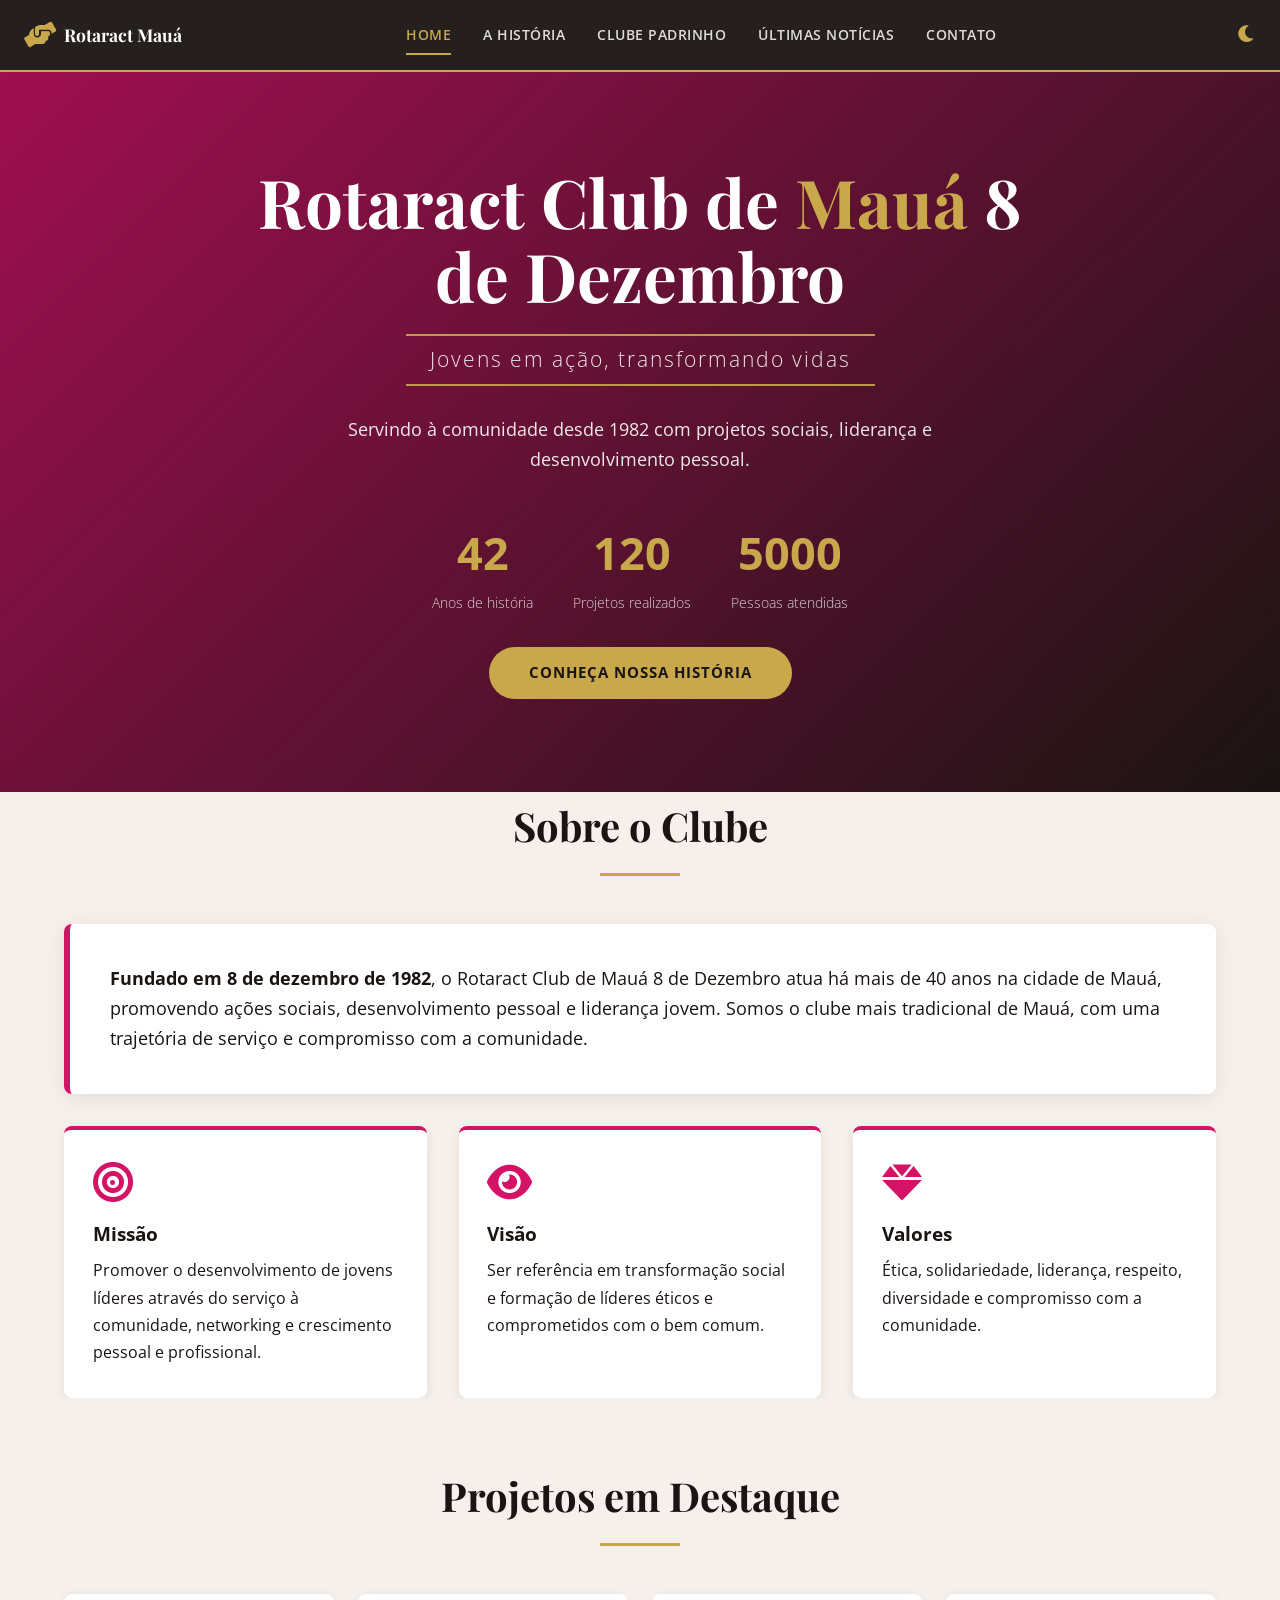
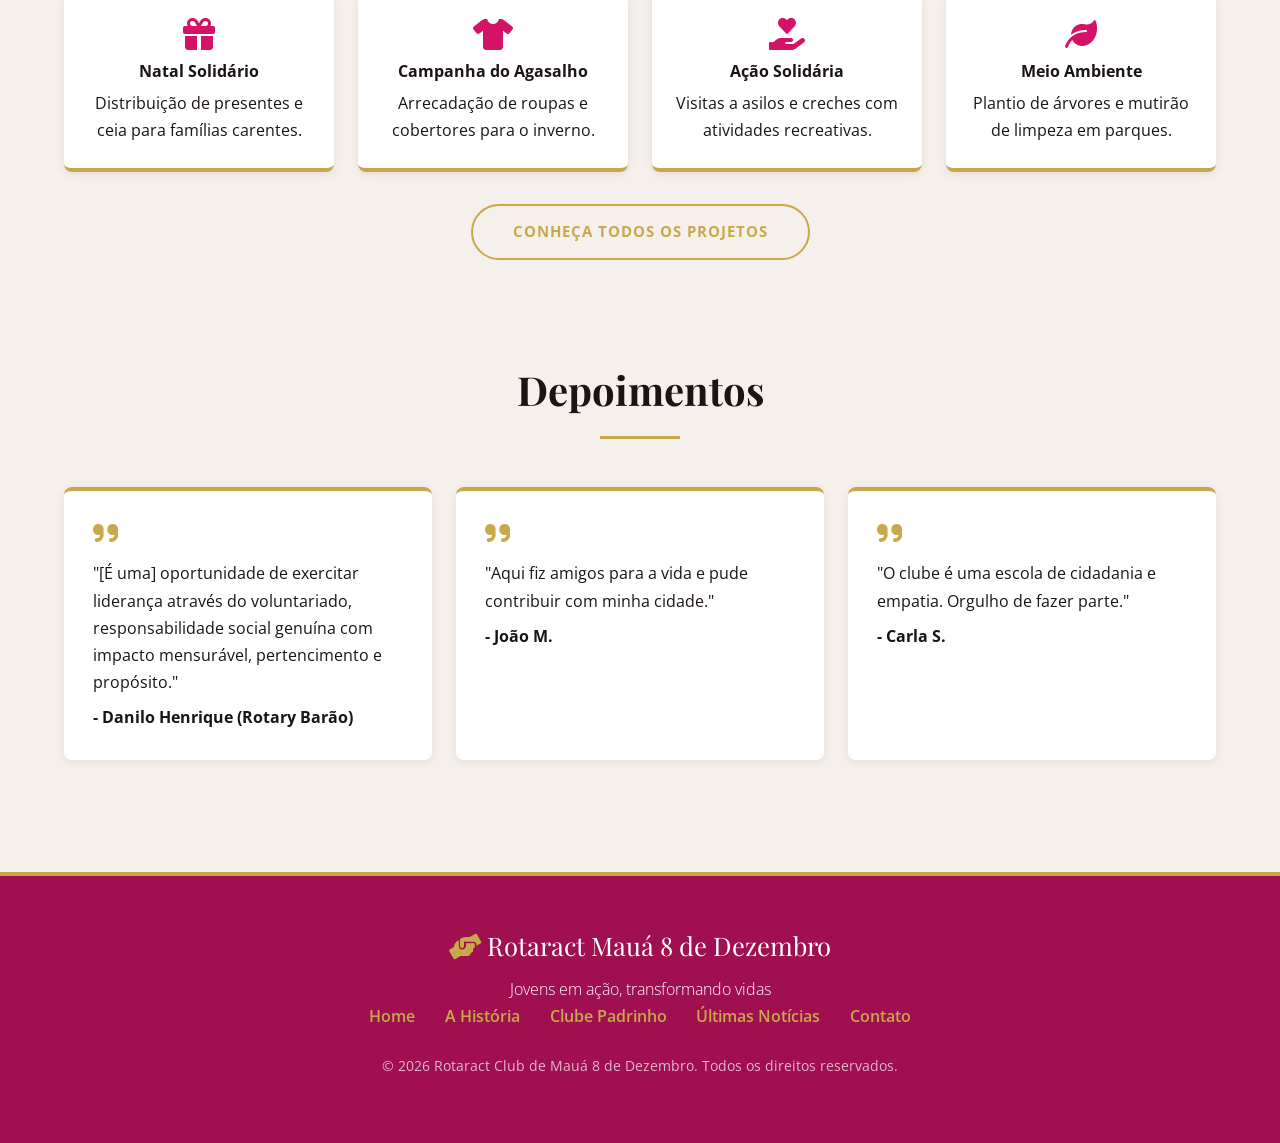
<file: index.html>
<!DOCTYPE html>
<html lang="pt-BR">
<head>
  <meta charset="UTF-8" />
  <meta name="viewport" content="width=device-width, initial-scale=1.0" />
  <title>Rotaract Mauá 8 de Dezembro - Home</title>
  <meta name="description" content="Rotaract Club de Mauá 8 de Dezembro - Jovens em ação, transformando vidas desde 1982" />

  <!-- Google Fonts -->
  <link rel="preconnect" href="https://fonts.googleapis.com" />
  <link rel="preconnect" href="https://fonts.gstatic.com" crossorigin />
  <link href="https://fonts.googleapis.com/css2?family=Playfair+Display:ital,wght@0,400;0,700;1,700&family=Open+Sans:wght@300;400;600;700&display=swap" rel="stylesheet" />

  <!-- Font Awesome -->
  <link rel="stylesheet" href="https://cdnjs.cloudflare.com/ajax/libs/font-awesome/6.0.0-beta3/css/all.min.css" />

  <!-- CSS -->
  <link rel="stylesheet" href="css/style.css" />

  <style>
    /* Estilos específicos da Home */
    .hero {
      min-height: 80vh;
      display: flex;
      align-items: center;
      justify-content: center;
      text-align: center;
      position: relative;
      background: linear-gradient(135deg, var(--primary-dark), #1A1412);
      color: #fff;
      padding: 4rem 1.5rem;
      overflow: hidden;
    }

    .hero::before {
      content: '';
      position: absolute;
      inset: 0;
      background: url('https://upload.wikimedia.org/wikipedia/commons/thumb/5/53/Esta%C3%A7%C3%A3o_Mau%C3%A1SP.jpg/960px-Esta%C3%A7%C3%A3o_Mau%C3%A1SP.jpg') center/cover no-repeat;
      opacity: 0.2;
      transform: scale(1.1);
    }

    .hero-content {
      position: relative;
      z-index: 2;
      max-width: 800px;
    }

    .hero h1 {
      font-family: var(--font-title);
      font-size: clamp(2.5rem, 8vw, 4.2rem);
      line-height: 1.1;
      margin-bottom: 0.5rem;
    }

    .hero h1 span {
      color: var(--secondary);
    }

    .hero .subtitle {
      font-size: 1.3rem;
      letter-spacing: 2px;
      opacity: 0.9;
      font-weight: 300;
      border-top: 2px solid var(--secondary);
      border-bottom: 2px solid var(--secondary);
      display: inline-block;
      padding: 0.4rem 1.5rem;
      margin: 0.8rem 0 1.8rem;
    }

    .hero-counters {
      display: flex;
      gap: 2.5rem;
      justify-content: center;
      margin-top: 2.5rem;
      flex-wrap: wrap;
    }

    .hero-counters .number {
      font-size: 2.8rem;
      font-weight: 700;
      color: var(--secondary);
    }

    .hero-counters .label {
      font-weight: 300;
      opacity: 0.8;
      font-size: 0.9rem;
    }

    .destaque-box {
      background: #fff;
      border-radius: 8px;
      padding: 2.5rem;
      box-shadow: 0 4px 20px var(--shadow);
      border-left: 6px solid var(--primary);
      margin: 2rem 0;
    }

    body.dark .destaque-box {
      background: #2a2422;
    }

    .projetos-destaque {
      display: grid;
      grid-template-columns: repeat(auto-fit, minmax(220px, 1fr));
      gap: 1.5rem;
      margin-top: 2rem;
    }

    .projeto-item {
      background: #fff;
      padding: 1.5rem;
      border-radius: 8px;
      text-align: center;
      box-shadow: 0 2px 10px var(--shadow);
      border-bottom: 4px solid var(--secondary);
    }

    body.dark .projeto-item {
      background: #2a2422;
    }

    .projeto-item i {
      font-size: 2rem;
      color: var(--primary);
      margin-bottom: 0.5rem;
    }

    body.dark .projeto-item i {
      color: var(--secondary);
    }

    body.dark .projeto-item h4 {
      color: var(--text-light);
    }

    body.dark .projeto-item p {
      color: #d0ccc8;
    }

    /* CORREÇÃO: Depoimentos da Home */
    .testimonial-card {
      background: #fff;
      padding: 1.8rem;
      border-radius: 8px;
      border-top: 4px solid var(--secondary);
      box-shadow: 0 2px 10px var(--shadow);
      transition: background 0.4s, color 0.4s;
    }

    .testimonial-card p {
      margin: 0.5rem 0;
      color: var(--text-dark);
    }

    .testimonial-card strong {
      color: var(--text-dark);
    }

    .testimonial-card i {
      color: var(--secondary);
      font-size: 1.8rem;
    }

    body.dark .testimonial-card {
      background: #2a2422 !important;
      color: var(--text-light) !important;
    }

    body.dark .testimonial-card p {
      color: #d0ccc8 !important;
    }

    body.dark .testimonial-card strong {
      color: var(--text-light) !important;
    }

    body.dark .testimonial-card i {
      color: var(--secondary) !important;
    }
  </style>
</head>
<body>

  <!-- ===== HEADER ===== -->
  <header>
    <div class="logo">
      <i class="fas fa-hands-helping"></i>
      Rotaract Mauá
    </div>
    <button class="menu-toggle" id="menuToggle" aria-label="Menu">
      <i class="fas fa-bars"></i>
    </button>
    <nav class="nav-links" id="navLinks">
      <a href="index.html" class="active">Home</a>
      <a href="historia.html">A História</a>
      <a href="padrinho.html">Clube Padrinho</a>
      <a href="noticias.html">Últimas Notícias</a>
      <a href="contato.html">Contato</a>
    </nav>
    <button class="theme-toggle" id="themeToggle" aria-label="Alternar tema">
      <i class="fas fa-moon"></i>
    </button>
  </header>

  <!-- ===== HERO ===== -->
  <section class="hero">
    <div class="hero-content">
      <h1>Rotaract Club de <span>Mauá</span> 8 de Dezembro</h1>
      <div class="subtitle">Jovens em ação, transformando vidas</div>
      <p style="font-size:1.1rem; max-width:600px; margin:0 auto; opacity:0.9;">
        Servindo à comunidade desde 1982 com projetos sociais, liderança e desenvolvimento pessoal.
      </p>
      <div class="hero-counters">
        <div>
          <div class="number" data-count="42">0</div>
          <div class="label">Anos de história</div>
        </div>
        <div>
          <div class="number" data-count="120">0</div>
          <div class="label">Projetos realizados</div>
        </div>
        <div>
          <div class="number" data-count="5000">0</div>
          <div class="label">Pessoas atendidas</div>
        </div>
      </div>
      <div style="margin-top: 2rem;">
        <a href="historia.html" class="btn">Conheça nossa história</a>
      </div>
    </div>
  </section>

  <!-- ===== SOBRE EM DESTAQUE ===== -->
  <section class="container fade-in">
    <h2 class="section-title">Sobre o Clube</h2>
    <div class="destaque-box">
      <p style="font-size:1.1rem;">
        <strong>Fundado em 8 de dezembro de 1982</strong>, o Rotaract Club de Mauá 8 de Dezembro atua há mais de 40 anos na cidade de Mauá, promovendo ações sociais, desenvolvimento pessoal e liderança jovem. Somos o clube mais tradicional de Mauá, com uma trajetória de serviço e compromisso com a comunidade.
      </p>
    </div>

    <div class="grid-3" style="margin-top: 2rem;">
      <div class="card">
        <i class="fas fa-bullseye"></i>
        <h3>Missão</h3>
        <p>Promover o desenvolvimento de jovens líderes através do serviço à comunidade, networking e crescimento pessoal e profissional.</p>
      </div>
      <div class="card">
        <i class="fas fa-eye"></i>
        <h3>Visão</h3>
        <p>Ser referência em transformação social e formação de líderes éticos e comprometidos com o bem comum.</p>
      </div>
      <div class="card">
        <i class="fas fa-gem"></i>
        <h3>Valores</h3>
        <p>Ética, solidariedade, liderança, respeito, diversidade e compromisso com a comunidade.</p>
      </div>
    </div>
  </section>

  <!-- ===== PROJETOS EM DESTAQUE ===== -->
  <section class="section-gray fade-in">
    <div class="container">
      <h2 class="section-title">Projetos em Destaque</h2>
      <div class="projetos-destaque">
        <div class="projeto-item">
          <i class="fas fa-gift"></i>
          <h4>Natal Solidário</h4>
          <p>Distribuição de presentes e ceia para famílias carentes.</p>
        </div>
        <div class="projeto-item">
          <i class="fas fa-tshirt"></i>
          <h4>Campanha do Agasalho</h4>
          <p>Arrecadação de roupas e cobertores para o inverno.</p>
        </div>
        <div class="projeto-item">
          <i class="fas fa-hand-holding-heart"></i>
          <h4>Ação Solidária</h4>
          <p>Visitas a asilos e creches com atividades recreativas.</p>
        </div>
        <div class="projeto-item">
          <i class="fas fa-leaf"></i>
          <h4>Meio Ambiente</h4>
          <p>Plantio de árvores e mutirão de limpeza em parques.</p>
        </div>
      </div>
      <div class="text-center mt-2">
        <a href="historia.html" class="btn btn-outline">Conheça todos os projetos</a>
      </div>
    </div>
  </section>

  <!-- ===== DEPOIMENTOS ===== -->
  <section class="container fade-in last-section">
    <h2 class="section-title">Depoimentos</h2>
    <div style="display: grid; grid-template-columns: repeat(auto-fit, minmax(250px, 1fr)); gap: 1.5rem;">
      <!-- Depoimento 1 -->
      <div class="testimonial-card" style="background:#fff; padding:1.8rem; border-radius:8px; border-top:4px solid var(--secondary); box-shadow:0 2px 10px var(--shadow); transition: background 0.4s;">
        <i class="fas fa-quote-right" style="color:var(--secondary); font-size:1.8rem;"></i>
        <p style="margin: 0.5rem 0;">"[É uma] oportunidade de exercitar liderança através do voluntariado, responsabilidade social genuína com impacto mensurável, pertencimento e propósito."</p>
        <strong>- Danilo Henrique (Rotary Barão)</strong>
      </div>
      <!-- Depoimento 2 -->
      <div class="testimonial-card" style="background:#fff; padding:1.8rem; border-radius:8px; border-top:4px solid var(--secondary); box-shadow:0 2px 10px var(--shadow); transition: background 0.4s;">
        <i class="fas fa-quote-right" style="color:var(--secondary); font-size:1.8rem;"></i>
        <p style="margin: 0.5rem 0;">"Aqui fiz amigos para a vida e pude contribuir com minha cidade."</p>
        <strong>- João M.</strong>
      </div>
      <!-- Depoimento 3 -->
      <div class="testimonial-card" style="background:#fff; padding:1.8rem; border-radius:8px; border-top:4px solid var(--secondary); box-shadow:0 2px 10px var(--shadow); transition: background 0.4s;">
        <i class="fas fa-quote-right" style="color:var(--secondary); font-size:1.8rem;"></i>
        <p style="margin: 0.5rem 0;">"O clube é uma escola de cidadania e empatia. Orgulho de fazer parte."</p>
        <strong>- Carla S.</strong>
      </div>
    </div>
  </section>

  <!-- ===== FOOTER ===== -->
  <footer>
    <div class="container">
      <div class="logo-footer">
        <i class="fas fa-hands-helping"></i> Rotaract Mauá 8 de Dezembro
      </div>
      <p style="font-weight:300;">Jovens em ação, transformando vidas</p>
      <div class="footer-links">
        <a href="index.html">Home</a>
        <a href="historia.html">A História</a>
        <a href="padrinho.html">Clube Padrinho</a>
        <a href="noticias.html">Últimas Notícias</a>
        <a href="contato.html">Contato</a>
      </div>
      <p style="margin-top:1.5rem; font-size:0.9rem; opacity:0.7;">
        &copy; <span id="year"></span> Rotaract Club de Mauá 8 de Dezembro. Todos os direitos reservados.
      </p>
    </div>
  </footer>

  <button id="scrollTop" aria-label="Voltar ao topo">
    <i class="fas fa-arrow-up"></i>
  </button>

  <script src="js/main.js"></script>
  <script>
    // Contador animado específico da home
    (function() {
      const counters = document.querySelectorAll('.hero-counters .number');
      let animated = false;

      function animateCounters() {
        if (animated) return;
        animated = true;
        counters.forEach(function(c) {
          const target = parseInt(c.dataset.count, 10);
          const increment = target / 60;
          let current = 0;
          function update() {
            current += increment;
            if (current < target) {
              c.textContent = Math.floor(current);
              requestAnimationFrame(update);
            } else {
              c.textContent = target;
            }
          }
          update();
        });
      }

      const heroObs = new IntersectionObserver(function(entries) {
        if (entries[0].isIntersecting) {
          animateCounters();
        }
      }, { threshold: 0.3 });
      heroObs.observe(document.querySelector('.hero'));
    })();
  </script>

</body>
</html>
</file>
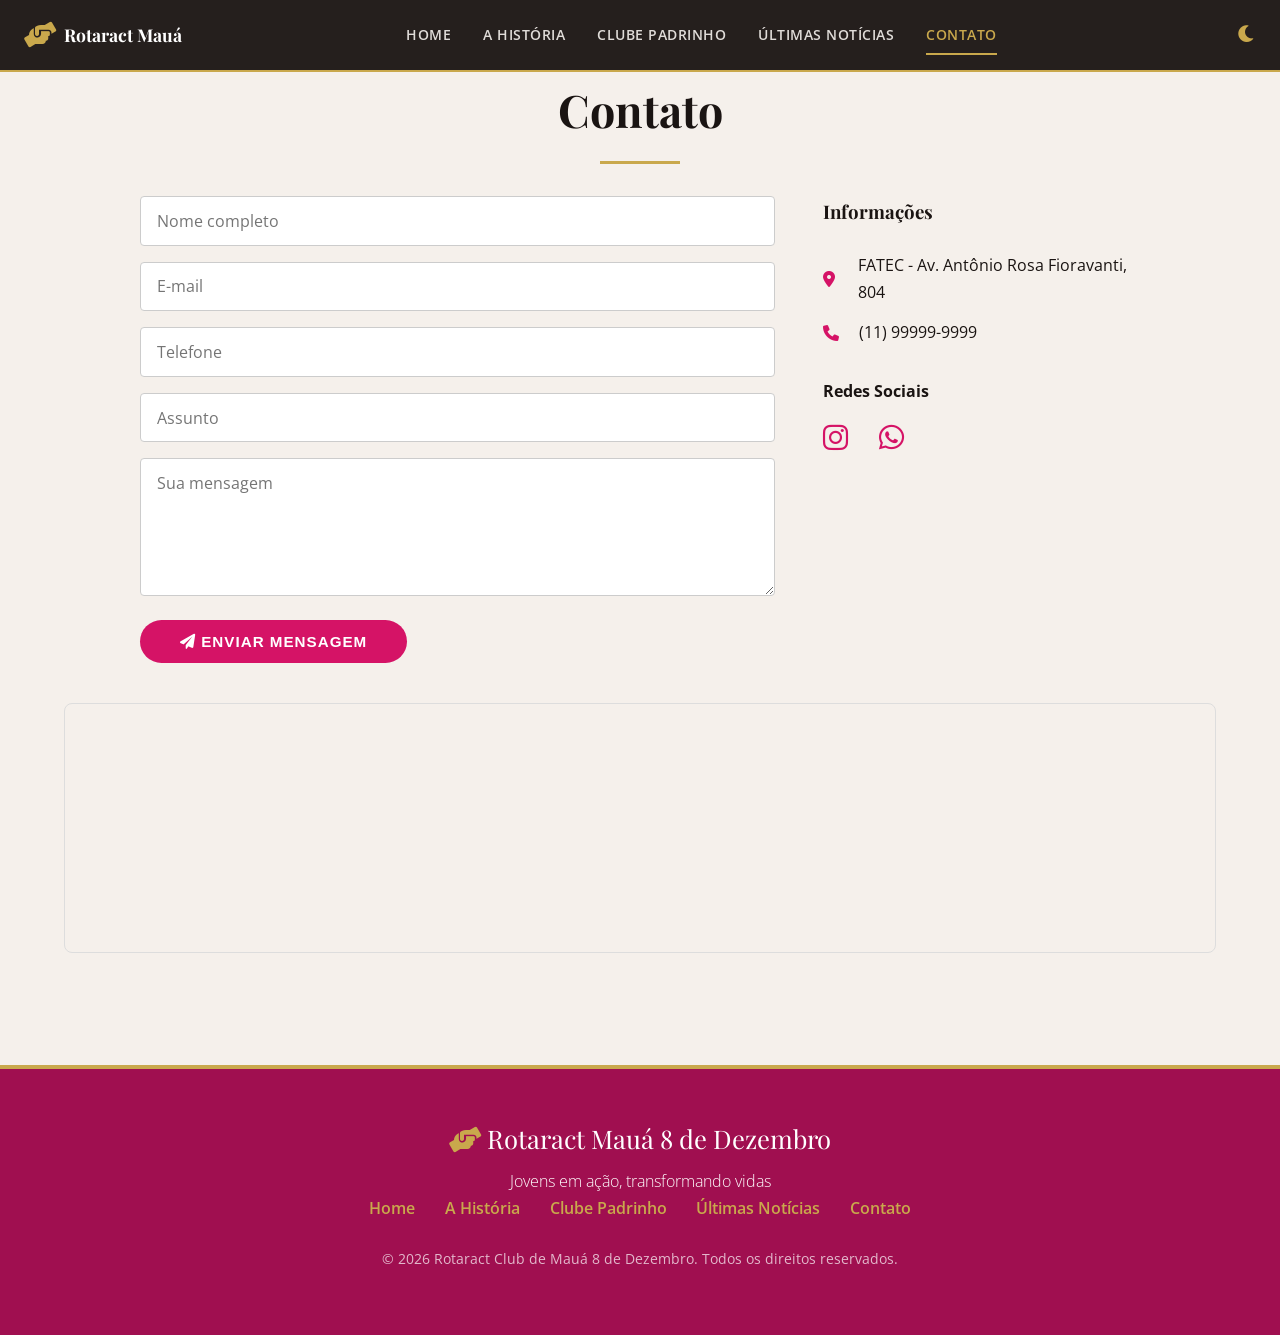
<file: contato.html>
<!DOCTYPE html>
<html lang="pt-BR">
<head>
  <meta charset="UTF-8" />
  <meta name="viewport" content="width=device-width, initial-scale=1.0" />
  <title>Rotaract Mauá - Contato</title>
  <link rel="preconnect" href="https://fonts.googleapis.com" />
  <link rel="preconnect" href="https://fonts.gstatic.com" crossorigin />
  <link href="https://fonts.googleapis.com/css2?family=Playfair+Display:ital,wght@0,400;0,700;1,700&family=Open+Sans:wght@300;400;600;700&display=swap" rel="stylesheet" />
  <link rel="stylesheet" href="https://cdnjs.cloudflare.com/ajax/libs/font-awesome/6.0.0-beta3/css/all.min.css" />
  <link rel="stylesheet" href="css/style.css" />

  <style>
    .contact-grid {
      display: grid;
      grid-template-columns: 2fr 1fr;
      gap: 3rem;
      max-width: 1000px;
      margin: 0 auto;
    }

    .contact-form input,
    .contact-form textarea {
      width: 100%;
      padding: 0.8rem 1rem;
      margin-bottom: 1rem;
      border: 1px solid #ccc;
      border-radius: 4px;
      background: #fff;
      font-family: var(--font-text);
      font-size: 1rem;
    }

    body.dark .contact-form input,
    body.dark .contact-form textarea {
      background: #2a2422;
      color: #f0ece8;
      border-color: #444;
    }

    .contact-info i {
      color: var(--primary);
      margin-right: 0.5rem;
      width: 1.8rem;
    }

    .contact-info .info-item {
      display: flex;
      align-items: center;
      margin-bottom: 0.8rem;
    }

    .social-icons a {
      color: var(--primary);
      font-size: 1.8rem;
      margin-right: 1rem;
      transition: color 0.3s;
    }

    .social-icons a:hover {
      color: var(--secondary);
    }

    .map-container {
      margin-top: 2.5rem;
      border-radius: 8px;
      overflow: hidden;
      border: 1px solid #ddd;
      height: 250px;
    }

    @media (max-width: 768px) {
      .contact-grid {
        grid-template-columns: 1fr;
      }
    }
  </style>
</head>
<body>

  <!-- ===== HEADER ===== -->
  <header>
    <div class="logo"><i class="fas fa-hands-helping"></i> Rotaract Mauá</div>
    <button class="menu-toggle" id="menuToggle" aria-label="Menu"><i class="fas fa-bars"></i></button>
    <nav class="nav-links" id="navLinks">
      <a href="index.html">Home</a>
      <a href="historia.html">A História</a>
      <a href="padrinho.html">Clube Padrinho</a>
      <a href="noticias.html">Últimas Notícias</a>
      <a href="contato.html" class="active">Contato</a>
    </nav>
    <button class="theme-toggle" id="themeToggle" aria-label="Alternar tema"><i class="fas fa-moon"></i></button>
  </header>

  <!-- ===== CONTEÚDO ===== -->
  <section class="container fade-in">
    <h1 class="page-title">Contato</h1>

    <div class="contact-grid">
      <!-- Formulário -->
      <div>
        <form class="contact-form" action="https://formsubmit.co/rotaractmaua8dezembro+site@gmail.com" method="POST">
          <!-- Campos ocultos do FormSubmit -->
          <input type="hidden" name="_captcha" value="false">
          <input type="hidden" name="_subject" value="Nova mensagem do site Rotaract Mauá">
          <input type="hidden" name="_template" value="table">
          <input type="hidden" name="_next" value="https://irmadel.github.io/Rotaract8deDezembro/contato.html">

          <input type="text" name="nome" placeholder="Nome completo" required aria-label="Nome" />
          <input type="email" name="email" placeholder="E-mail" required aria-label="E-mail" />
          <input type="tel" name="telefone" placeholder="Telefone" aria-label="Telefone" />
          <input type="text" name="assunto" placeholder="Assunto" required aria-label="Assunto" />
          <textarea name="mensagem" rows="5" placeholder="Sua mensagem" required aria-label="Mensagem"></textarea>

          <button class="btn btn-primary" type="submit">
            <i class="fas fa-paper-plane"></i> Enviar mensagem
          </button>
        </form>
      </div>

      <!-- Informações -->
      <div class="contact-info">
        <h3 style="font-family:var(--font-title); margin-bottom:1.5rem;">Informações</h3>

        <div class="info-item">
          <i class="fas fa-map-marker-alt"></i>
          <span>FATEC - Av. Antônio Rosa Fioravanti, 804</span>
        </div>
        <div class="info-item">
          <i class="fas fa-phone"></i>
          <span>(11) 99999-9999</span>
        </div>


        <div style="margin-top: 2rem;">
          <h4 style="margin-bottom:0.5rem;">Redes Sociais</h4>
          <div class="social-icons">
            <a href="https://www.instagram.com/rotaractmaua8dezembro" aria-label="Instagram"><i class="fab fa-instagram"></i></a>
            <a href="#" aria-label="WhatsApp"><i class="fab fa-whatsapp"></i></a>
          </div>
        </div>
      </div>
    </div>

    <!-- Mapa - FATEC Mauá -->
    <div class="map-container">
      <iframe
        width="100%"
        height="250"
        style="border:0;"
        loading="lazy"
        allowfullscreen
        referrerpolicy="no-referrer-when-downgrade"
        src="https://www.google.com/maps/embed?pb=!1m18!1m12!1m3!1d3654.3453341853724!2d-46.460124799999996!3d-23.6636053!2m3!1f0!2f0!3f0!3m2!1i1024!2i768!4f13.1!3m3!1m2!1s0x94ce69426dbe06a3%3A0xf0b5c494be47ae58!2sFaculdade%20de%20Tecnologia%20de%20Mau%C3%A1!5e0!3m2!1spt-BR!2sbr!4v1784771701985!5m2!1spt-BR!2sbr"
      ></iframe>
    </div>
  </section>

  <!-- ===== FOOTER ===== -->
  <footer>
    <div class="container">
      <div class="logo-footer"><i class="fas fa-hands-helping"></i> Rotaract Mauá 8 de Dezembro</div>
      <p style="font-weight:300;">Jovens em ação, transformando vidas</p>
      <div class="footer-links">
        <a href="index.html">Home</a>
        <a href="historia.html">A História</a>
        <a href="padrinho.html">Clube Padrinho</a>
        <a href="noticias.html">Últimas Notícias</a>
        <a href="contato.html">Contato</a>
      </div>
      <p style="margin-top:1.5rem; font-size:0.9rem; opacity:0.7;">&copy; <span id="year"></span> Rotaract Club de Mauá 8 de Dezembro. Todos os direitos reservados.</p>
    </div>
  </footer>

  <button id="scrollTop" aria-label="Voltar ao topo"><i class="fas fa-arrow-up"></i></button>

  <script src="js/main.js"></script>
</body>
</html>
</file>
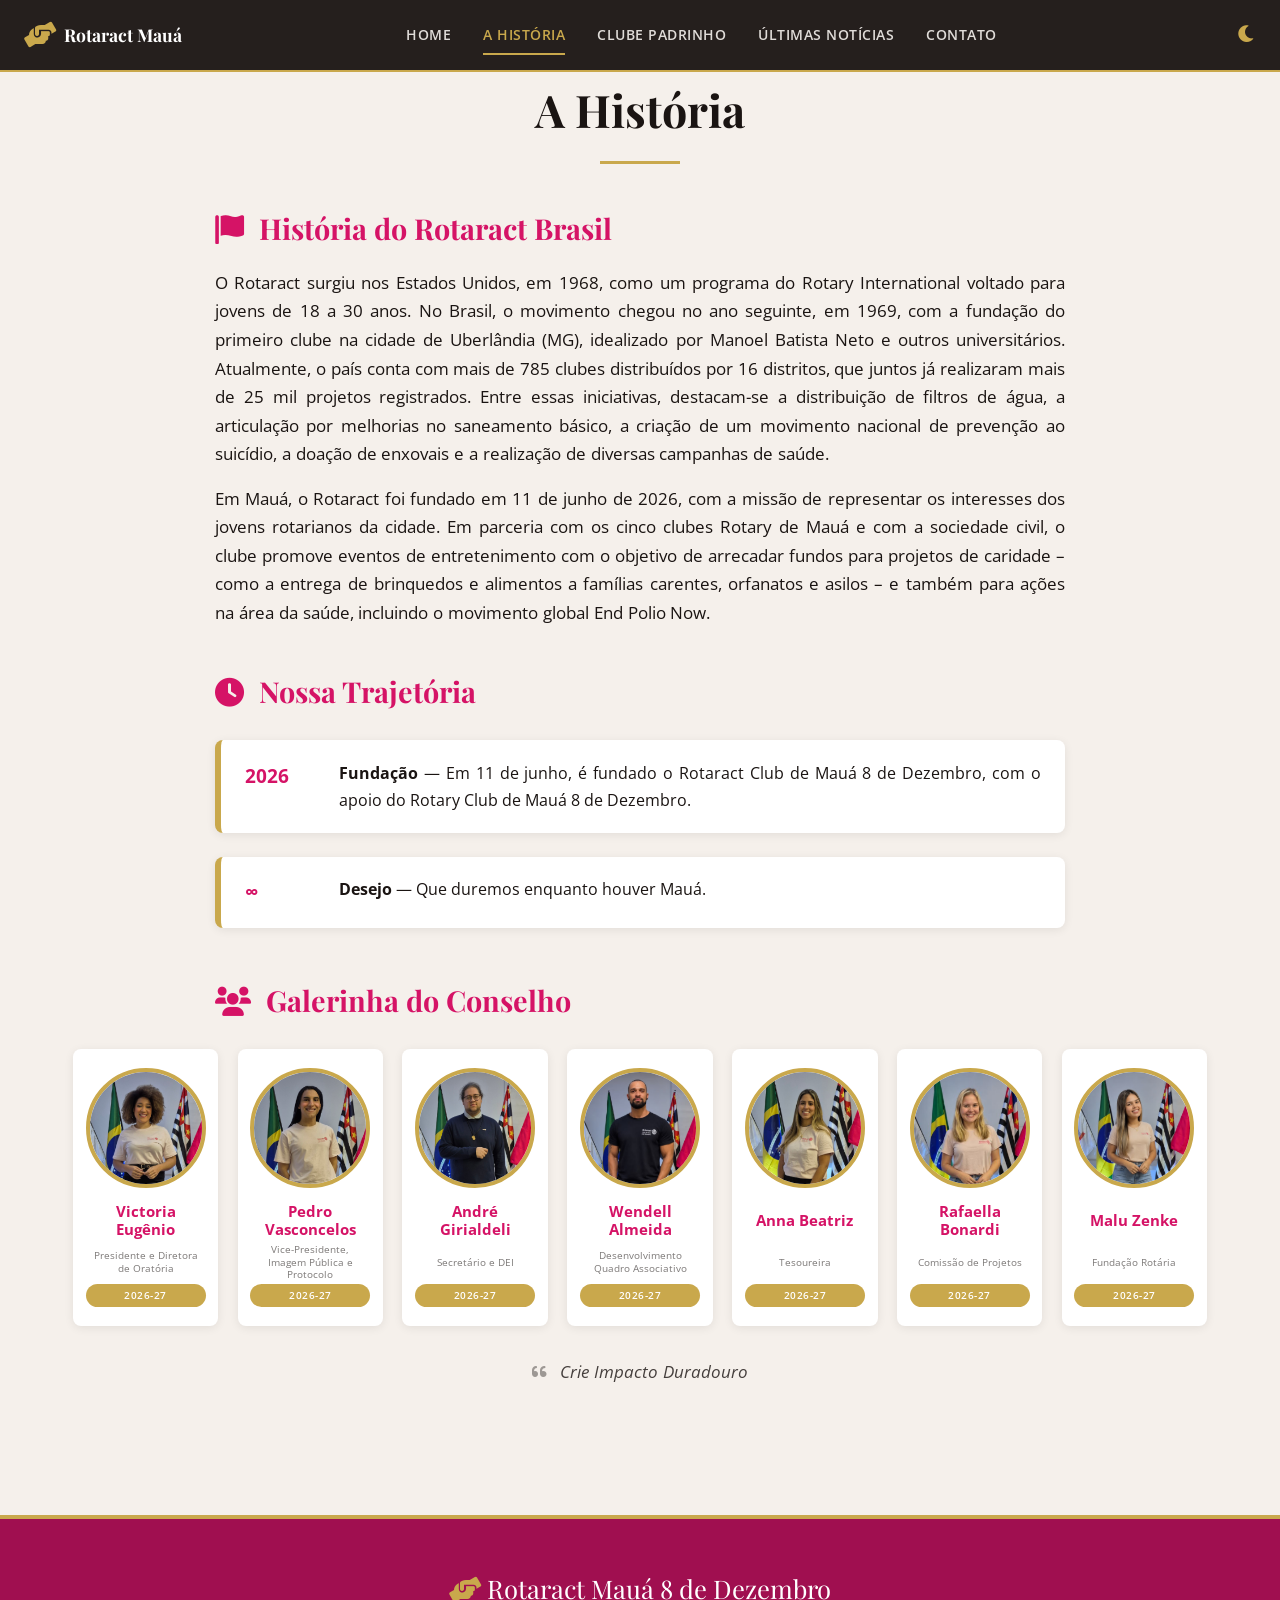
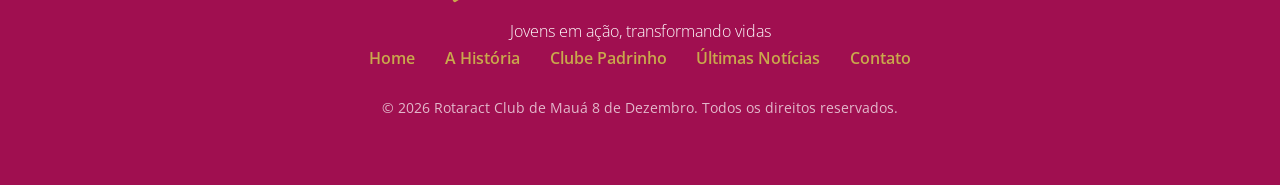
<file: historia.html>
<!DOCTYPE html>
<html lang="pt-BR">
<head>
  <meta charset="UTF-8" />
  <meta name="viewport" content="width=device-width, initial-scale=1.0" />
  <title>Rotaract Mauá - A História</title>
  <link rel="preconnect" href="https://fonts.googleapis.com" />
  <link rel="preconnect" href="https://fonts.gstatic.com" crossorigin />
  <link href="https://fonts.googleapis.com/css2?family=Playfair+Display:ital,wght@0,400;0,700;1,700&family=Open+Sans:wght@300;400;600;700&display=swap" rel="stylesheet" />
  <link rel="stylesheet" href="https://cdnjs.cloudflare.com/ajax/libs/font-awesome/6.0.0-beta3/css/all.min.css" />
  <link rel="stylesheet" href="css/style.css" />

  <style>
    .historia-content {
      max-width: 850px;
      margin: 0 auto;
    }

    .historia-content h3 {
      font-family: var(--font-title);
      font-size: 1.8rem;
      margin-top: 2.5rem;
      color: var(--primary);
    }

    .historia-content h3 i {
      margin-right: 0.5rem;
    }

    /* ===== TEXTO JUSTIFICADO ===== */
    .historia-content p {
      margin: 1rem 0;
      font-size: 1.05rem;
      text-align: justify;
      hyphens: auto;
      word-spacing: 0.05em;
    }

    .timeline-item {
      display: flex;
      gap: 1.5rem;
      margin: 1.5rem 0;
      padding: 1.2rem 1.5rem;
      background: #fff;
      border-radius: 8px;
      border-left: 6px solid var(--secondary);
      box-shadow: 0 2px 10px var(--shadow);
      text-align: justify;
    }

    body.dark .timeline-item {
      background: #2a2422;
    }

    .timeline-item .ano {
      font-weight: 700;
      color: var(--primary);
      font-size: 1.2rem;
      min-width: 70px;
      text-align: left;
    }

    .timeline-item .desc {
      flex: 1;
      text-align: justify;
      hyphens: auto;
    }

    /* ===== GALERIA SIMÉTRICA ===== */
    .galeria-conselhos {
      display: grid;
      grid-template-columns: repeat(7, 1fr);
      gap: 1.2rem;
      margin-top: 1.5rem;
      justify-content: center;
    }

    .galeria-conselhos .conselho-item {
      display: flex;
      flex-direction: column;
      align-items: center;
      text-align: center;
      background: #fff;
      padding: 1.2rem 0.8rem;
      border-radius: 8px;
      box-shadow: 0 2px 10px var(--shadow);
      transition: box-shadow 0.3s ease;
      height: 100%;
    }

    .galeria-conselhos .conselho-item:hover {
      box-shadow: 0 4px 20px var(--shadow);
    }

    body.dark .galeria-conselhos .conselho-item {
      background: #2a2422;
    }

    /* ===== FOTO - TAMANHO FIXO E UNIFORME ===== */
    .galeria-conselhos .conselho-item .foto-wrapper {
      width: 120px;
      height: 120px;
      flex-shrink: 0;
      border-radius: 50%;
      border: 4px solid var(--secondary);
      overflow: hidden;
      margin: 0 auto;
    }

    .galeria-conselhos .conselho-item .foto-wrapper img {
      width: 100%;
      height: 100%;
      object-fit: cover;
      display: block;
    }

    /* ===== TEXTO - ALTURA FIXA E ALINHAMENTO ===== */
    .galeria-conselhos .conselho-item .info {
      display: flex;
      flex-direction: column;
      flex: 1;
      width: 100%;
      margin-top: 0.8rem;
    }

    .galeria-conselhos .conselho-item .nome {
      font-weight: 700;
      font-size: 0.95rem;
      color: var(--primary);
      line-height: 1.2;
      min-height: 2.4rem;
      display: flex;
      align-items: center;
      justify-content: center;
      text-align: center;
    }

    .galeria-conselhos .conselho-item .cargo {
      font-size: 0.7rem;
      opacity: 0.8;
      line-height: 1.2;
      min-height: 2.8rem;
      display: flex;
      align-items: center;
      justify-content: center;
      padding: 0 0.2rem;
      text-align: center;
    }

    .galeria-conselhos .conselho-item .cargo small {
      display: block;
      font-size: 0.65rem;
      opacity: 0.7;
      line-height: 1.2;
    }

    /* ===== TAG DO ANO - SEMPRE NO FINAL ===== */
    .galeria-conselhos .conselho-item .ano-destaque {
      background: var(--secondary);
      color: #fff;
      padding: 0.15rem 0.6rem;
      border-radius: 20px;
      font-size: 0.65rem;
      font-weight: 600;
      display: inline-block;
      margin-top: auto;
      flex-shrink: 0;
      letter-spacing: 0.5px;
      text-align: center;
    }

    /* ===== RESPONSIVIDADE ===== */
    @media (max-width: 1024px) {
      .galeria-conselhos {
        grid-template-columns: repeat(5, 1fr);
      }
      .galeria-conselhos .conselho-item .foto-wrapper {
        width: 100px;
        height: 100px;
      }
    }

    @media (max-width: 768px) {
      .galeria-conselhos {
        grid-template-columns: repeat(3, 1fr);
        gap: 1rem;
      }
      .galeria-conselhos .conselho-item .foto-wrapper {
        width: 90px;
        height: 90px;
      }
      .galeria-conselhos .conselho-item .nome {
        font-size: 0.85rem;
        min-height: 2rem;
      }
      .galeria-conselhos .conselho-item .cargo {
        font-size: 0.65rem;
        min-height: 2.4rem;
      }
    }

    @media (max-width: 480px) {
      .galeria-conselhos {
        grid-template-columns: repeat(2, 1fr);
        gap: 0.8rem;
      }
      .galeria-conselhos .conselho-item .foto-wrapper {
        width: 80px;
        height: 80px;
      }
      .galeria-conselhos .conselho-item .nome {
        font-size: 0.8rem;
        min-height: 1.8rem;
      }
      .galeria-conselhos .conselho-item .cargo {
        font-size: 0.6rem;
        min-height: 2rem;
      }
    }
  </style>
</head>
<body>

  <!-- ===== HEADER ===== -->
  <header>
    <div class="logo"><i class="fas fa-hands-helping"></i> Rotaract Mauá</div>
    <button class="menu-toggle" id="menuToggle" aria-label="Menu"><i class="fas fa-bars"></i></button>
    <nav class="nav-links" id="navLinks">
      <a href="index.html">Home</a>
      <a href="historia.html" class="active">A História</a>
      <a href="padrinho.html">Clube Padrinho</a>
      <a href="noticias.html">Últimas Notícias</a>
      <a href="contato.html">Contato</a>
    </nav>
    <button class="theme-toggle" id="themeToggle" aria-label="Alternar tema"><i class="fas fa-moon"></i></button>
  </header>

  <!-- ===== CONTEÚDO ===== -->
  <section class="container fade-in">
    <h1 class="page-title">A História</h1>

    <div class="historia-content">

      <!-- HISTÓRIA DO ROTARACT BRASIL -->
      <h3><i class="fas fa-flag"></i> História do Rotaract Brasil</h3>
      <p>
        O Rotaract surgiu nos Estados Unidos, em 1968, como um programa do Rotary International voltado para jovens de 18 a 30 anos. No Brasil, o movimento chegou no ano seguinte, em 1969, com a fundação do primeiro clube na cidade de Uberlândia (MG), idealizado por Manoel Batista Neto e outros universitários. Atualmente, o país conta com mais de 785 clubes distribuídos por 16 distritos, que juntos já realizaram mais de 25 mil projetos registrados. Entre essas iniciativas, destacam-se a distribuição de filtros de água, a articulação por melhorias no saneamento básico, a criação de um movimento nacional de prevenção ao suicídio, a doação de enxovais e a realização de diversas campanhas de saúde.
      </p>
      <p>
        Em Mauá, o Rotaract foi fundado em 11 de junho de 2026, com a missão de representar os interesses dos jovens rotarianos da cidade. Em parceria com os cinco clubes Rotary de Mauá e com a sociedade civil, o clube promove eventos de entretenimento com o objetivo de arrecadar fundos para projetos de caridade – como a entrega de brinquedos e alimentos a famílias carentes, orfanatos e asilos – e também para ações na área da saúde, incluindo o movimento global End Polio Now.
      </p>

      <!-- LINHA DO TEMPO -->
      <h3><i class="fas fa-clock"></i> Nossa Trajetória</h3>
      <div class="timeline-item">
        <div class="ano">2026</div>
        <div class="desc"><strong>Fundação</strong> — Em 11 de junho, é fundado o Rotaract Club de Mauá 8 de Dezembro, com o apoio do Rotary Club de Mauá 8 de Dezembro.</div>
      </div>
      <div class="timeline-item">
        <div class="ano">∞</div>
        <div class="desc"><strong>Desejo</strong> — Que duremos enquanto houver Mauá.</div>
      </div>

      <!-- GALERINHA DOS CONSELHOS -->
      <h3 style="margin-top: 3rem;"><i class="fas fa-users"></i> Galerinha do Conselho</h3>

      <div class="galeria-conselhos">
        <div class="conselho-item">
          <div class="foto-wrapper">
            <img src="conselho/victoria.PNG" alt="Victoria Eugênio" />
          </div>
          <div class="info">
            <div class="nome">Victoria Eugênio</div>
            <div class="cargo"><small>Presidente e Diretora de Oratória</small></div>
            <span class="ano-destaque">2026-27</span>
          </div>
        </div>

        <div class="conselho-item">
          <div class="foto-wrapper">
            <img src="conselho/pedro.PNG" alt="Pedro Vasconcelos" />
          </div>
          <div class="info">
            <div class="nome">Pedro Vasconcelos</div>
            <div class="cargo"><small>Vice-Presidente, Imagem Pública e Protocolo</small></div>
            <span class="ano-destaque">2026-27</span>
          </div>
        </div>

        <div class="conselho-item">
          <div class="foto-wrapper">
            <img src="conselho/andre.PNG" alt="André Girialdeli" />
          </div>
          <div class="info">
            <div class="nome">André Girialdeli</div>
            <div class="cargo"><small>Secretário e DEI</small></div>
            <span class="ano-destaque">2026-27</span>
          </div>
        </div>

        <div class="conselho-item">
          <div class="foto-wrapper">
            <img src="conselho/wendell.PNG" alt="Wendell Almeida" />
          </div>
          <div class="info">
            <div class="nome">Wendell Almeida</div>
            <div class="cargo"><small>Desenvolvimento Quadro Associativo</small></div>
            <span class="ano-destaque">2026-27</span>
          </div>
        </div>

        <div class="conselho-item">
          <div class="foto-wrapper">
            <img src="conselho/anna.PNG" alt="Anna Beatriz" />
          </div>
          <div class="info">
            <div class="nome">Anna Beatriz</div>
            <div class="cargo"><small>Tesoureira</small></div>
            <span class="ano-destaque">2026-27</span>
          </div>
        </div>

        <div class="conselho-item">
          <div class="foto-wrapper">
            <img src="conselho/rafaella.PNG" alt="Rafaella Bonardi" />
          </div>
          <div class="info">
            <div class="nome">Rafaella Bonardi</div>
            <div class="cargo"><small>Comissão de Projetos</small></div>
            <span class="ano-destaque">2026-27</span>
          </div>
        </div>

        <div class="conselho-item">
          <div class="foto-wrapper">
            <img src="conselho/malu.PNG" alt="Malu Zenke" />
          </div>
          <div class="info">
            <div class="nome">Malu Zenke</div>
            <div class="cargo"><small>Fundação Rotária</small></div>
            <span class="ano-destaque">2026-27</span>
          </div>
        </div>
      </div>

      <p style="text-align: center; margin-top: 2rem; font-style: italic; opacity: 0.8;">
        <i class="fas fa-quote-left" style="margin-right: 0.5rem; opacity: 0.5;"></i>
        Crie Impacto Duradouro
      </p>
    </div>
  </section>

  <!-- ===== FOOTER ===== -->
  <footer>
    <div class="container">
      <div class="logo-footer"><i class="fas fa-hands-helping"></i> Rotaract Mauá 8 de Dezembro</div>
      <p style="font-weight:300;">Jovens em ação, transformando vidas</p>
      <div class="footer-links">
        <a href="index.html">Home</a>
        <a href="historia.html">A História</a>
        <a href="padrinho.html">Clube Padrinho</a>
        <a href="noticias.html">Últimas Notícias</a>
        <a href="contato.html">Contato</a>
      </div>
      <p style="margin-top:1.5rem; font-size:0.9rem; opacity:0.7;">&copy; <span id="year"></span> Rotaract Club de Mauá 8 de Dezembro. Todos os direitos reservados.</p>
    </div>
  </footer>

  <button id="scrollTop" aria-label="Voltar ao topo"><i class="fas fa-arrow-up"></i></button>

  <script src="js/main.js"></script>
</body>
</html>
</file>
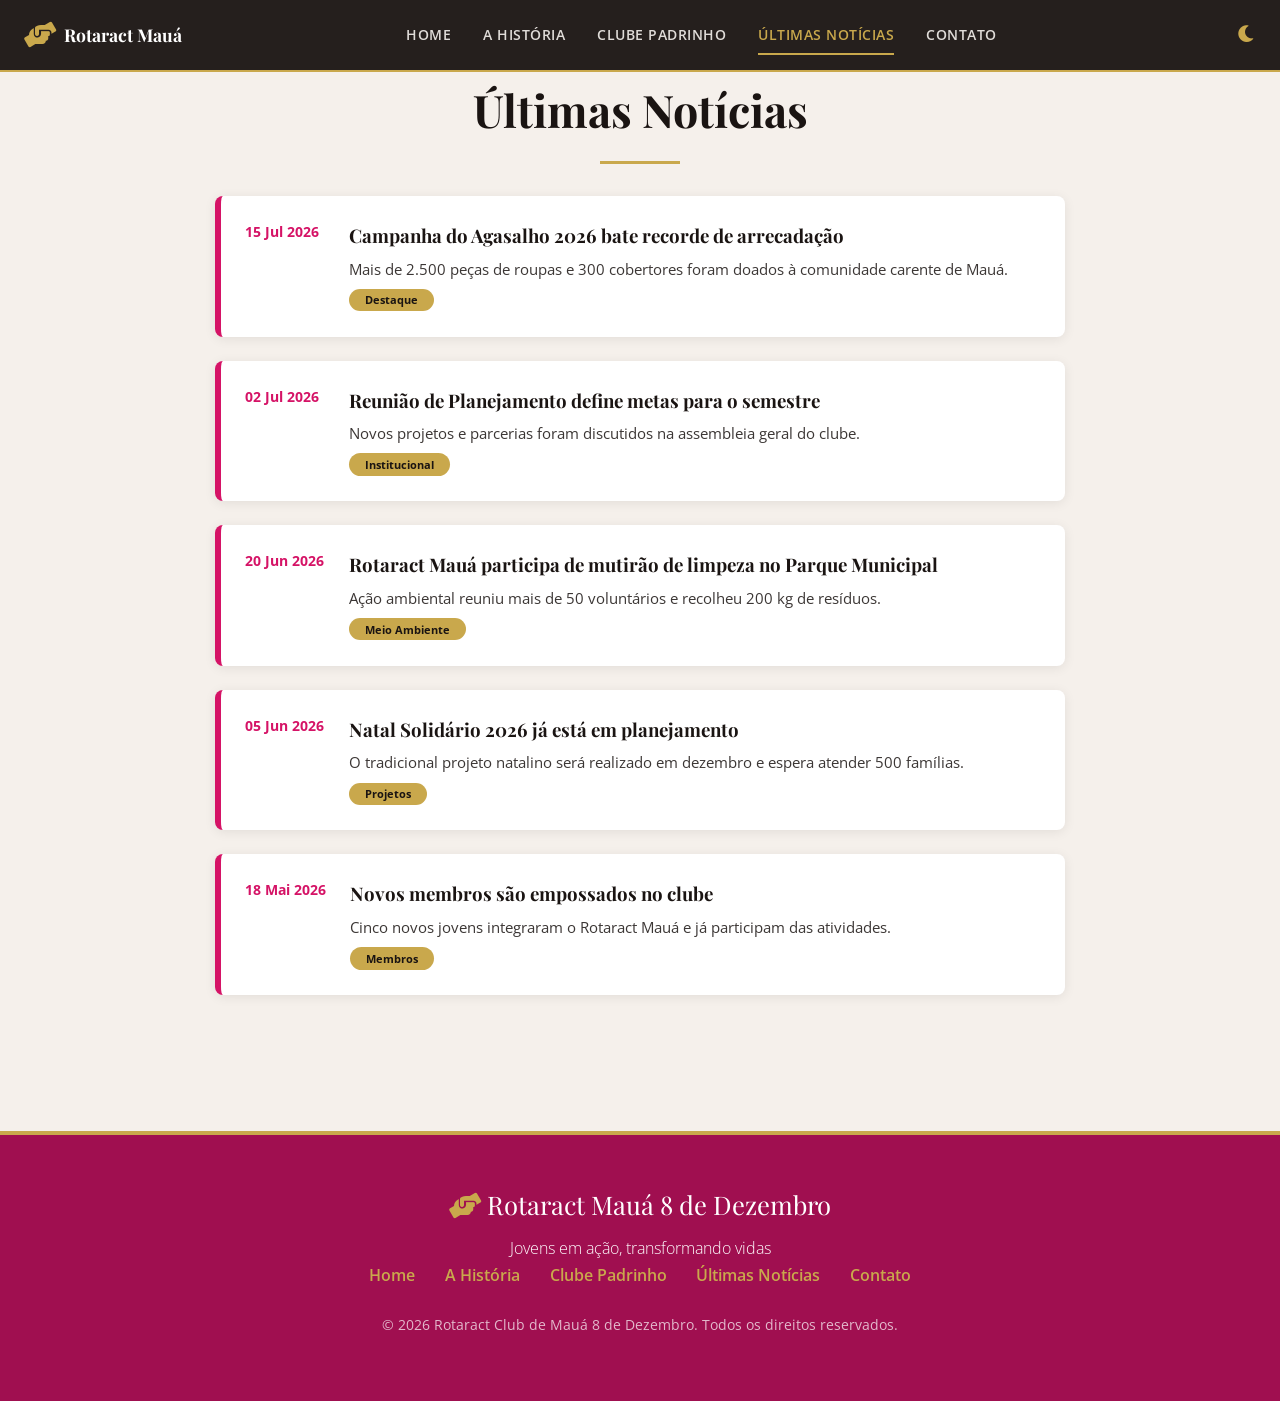
<file: noticias.html>
<!DOCTYPE html>
<html lang="pt-BR">
<head>
  <meta charset="UTF-8" />
  <meta name="viewport" content="width=device-width, initial-scale=1.0" />
  <title>Rotaract Mauá - Últimas Notícias</title>
  <link rel="preconnect" href="https://fonts.googleapis.com" />
  <link rel="preconnect" href="https://fonts.gstatic.com" crossorigin />
  <link href="https://fonts.googleapis.com/css2?family=Playfair+Display:ital,wght@0,400;0,700;1,700&family=Open+Sans:wght@300;400;600;700&display=swap" rel="stylesheet" />
  <link rel="stylesheet" href="https://cdnjs.cloudflare.com/ajax/libs/font-awesome/6.0.0-beta3/css/all.min.css" />
  <link rel="stylesheet" href="css/style.css" />

  <style>
    .noticia-item {
      display: flex;
      gap: 1.5rem;
      background: #fff;
      border-radius: 8px;
      padding: 1.5rem;
      margin-bottom: 1.5rem;
      box-shadow: 0 2px 12px var(--shadow);
      border-left: 6px solid var(--primary);
      transition: transform 0.3s;
    }

    body.dark .noticia-item {
      background: #2a2422;
    }

    .noticia-item:hover {
      transform: translateX(6px);
    }

    .noticia-item .data {
      min-width: 80px;
      font-weight: 700;
      color: var(--primary);
      font-size: 0.9rem;
    }

    .noticia-item .conteudo h3 {
      font-family: var(--font-title);
      margin-bottom: 0.3rem;
    }

    .noticia-item .conteudo p {
      opacity: 0.85;
      font-size: 0.95rem;
    }

    .noticia-item .tag {
      display: inline-block;
      background: var(--secondary);
      color: #1A1412;
      padding: 0.1rem 1rem;
      border-radius: 30px;
      font-size: 0.7rem;
      font-weight: 700;
      margin-top: 0.4rem;
    }
  </style>
</head>
<body>

  <!-- ===== HEADER ===== -->
  <header>
    <div class="logo"><i class="fas fa-hands-helping"></i> Rotaract Mauá</div>
    <button class="menu-toggle" id="menuToggle" aria-label="Menu"><i class="fas fa-bars"></i></button>
    <nav class="nav-links" id="navLinks">
      <a href="index.html">Home</a>
      <a href="historia.html">A História</a>
      <a href="padrinho.html">Clube Padrinho</a>
      <a href="noticias.html" class="active">Últimas Notícias</a>
      <a href="contato.html">Contato</a>
    </nav>
    <button class="theme-toggle" id="themeToggle" aria-label="Alternar tema"><i class="fas fa-moon"></i></button>
  </header>

  <!-- ===== CONTEÚDO ===== -->
  <section class="container fade-in">
    <h1 class="page-title">Últimas Notícias</h1>

    <div style="max-width: 850px; margin: 0 auto;">

      <div class="noticia-item">
        <div class="data">15 Jul 2026</div>
        <div class="conteudo">
          <h3>Campanha do Agasalho 2026 bate recorde de arrecadação</h3>
          <p>Mais de 2.500 peças de roupas e 300 cobertores foram doados à comunidade carente de Mauá.</p>
          <span class="tag">Destaque</span>
        </div>
      </div>

      <div class="noticia-item">
        <div class="data">02 Jul 2026</div>
        <div class="conteudo">
          <h3>Reunião de Planejamento define metas para o semestre</h3>
          <p>Novos projetos e parcerias foram discutidos na assembleia geral do clube.</p>
          <span class="tag">Institucional</span>
        </div>
      </div>

      <div class="noticia-item">
        <div class="data">20 Jun 2026</div>
        <div class="conteudo">
          <h3>Rotaract Mauá participa de mutirão de limpeza no Parque Municipal</h3>
          <p>Ação ambiental reuniu mais de 50 voluntários e recolheu 200 kg de resíduos.</p>
          <span class="tag">Meio Ambiente</span>
        </div>
      </div>

      <div class="noticia-item">
        <div class="data">05 Jun 2026</div>
        <div class="conteudo">
          <h3>Natal Solidário 2026 já está em planejamento</h3>
          <p>O tradicional projeto natalino será realizado em dezembro e espera atender 500 famílias.</p>
          <span class="tag">Projetos</span>
        </div>
      </div>

      <div class="noticia-item">
        <div class="data">18 Mai 2026</div>
        <div class="conteudo">
          <h3>Novos membros são empossados no clube</h3>
          <p>Cinco novos jovens integraram o Rotaract Mauá e já participam das atividades.</p>
          <span class="tag">Membros</span>
        </div>
      </div>

    </div>
  </section>

  <!-- ===== FOOTER ===== -->
  <footer>
    <div class="container">
      <div class="logo-footer"><i class="fas fa-hands-helping"></i> Rotaract Mauá 8 de Dezembro</div>
      <p style="font-weight:300;">Jovens em ação, transformando vidas</p>
      <div class="footer-links">
        <a href="index.html">Home</a>
        <a href="historia.html">A História</a>
        <a href="padrinho.html">Clube Padrinho</a>
        <a href="noticias.html">Últimas Notícias</a>
        <a href="contato.html">Contato</a>
      </div>
      <p style="margin-top:1.5rem; font-size:0.9rem; opacity:0.7;">&copy; <span id="year"></span> Rotaract Club de Mauá 8 de Dezembro. Todos os direitos reservados.</p>
    </div>
  </footer>

  <button id="scrollTop" aria-label="Voltar ao topo"><i class="fas fa-arrow-up"></i></button>

  <script src="js/main.js"></script>
</body>
</html>
</file>
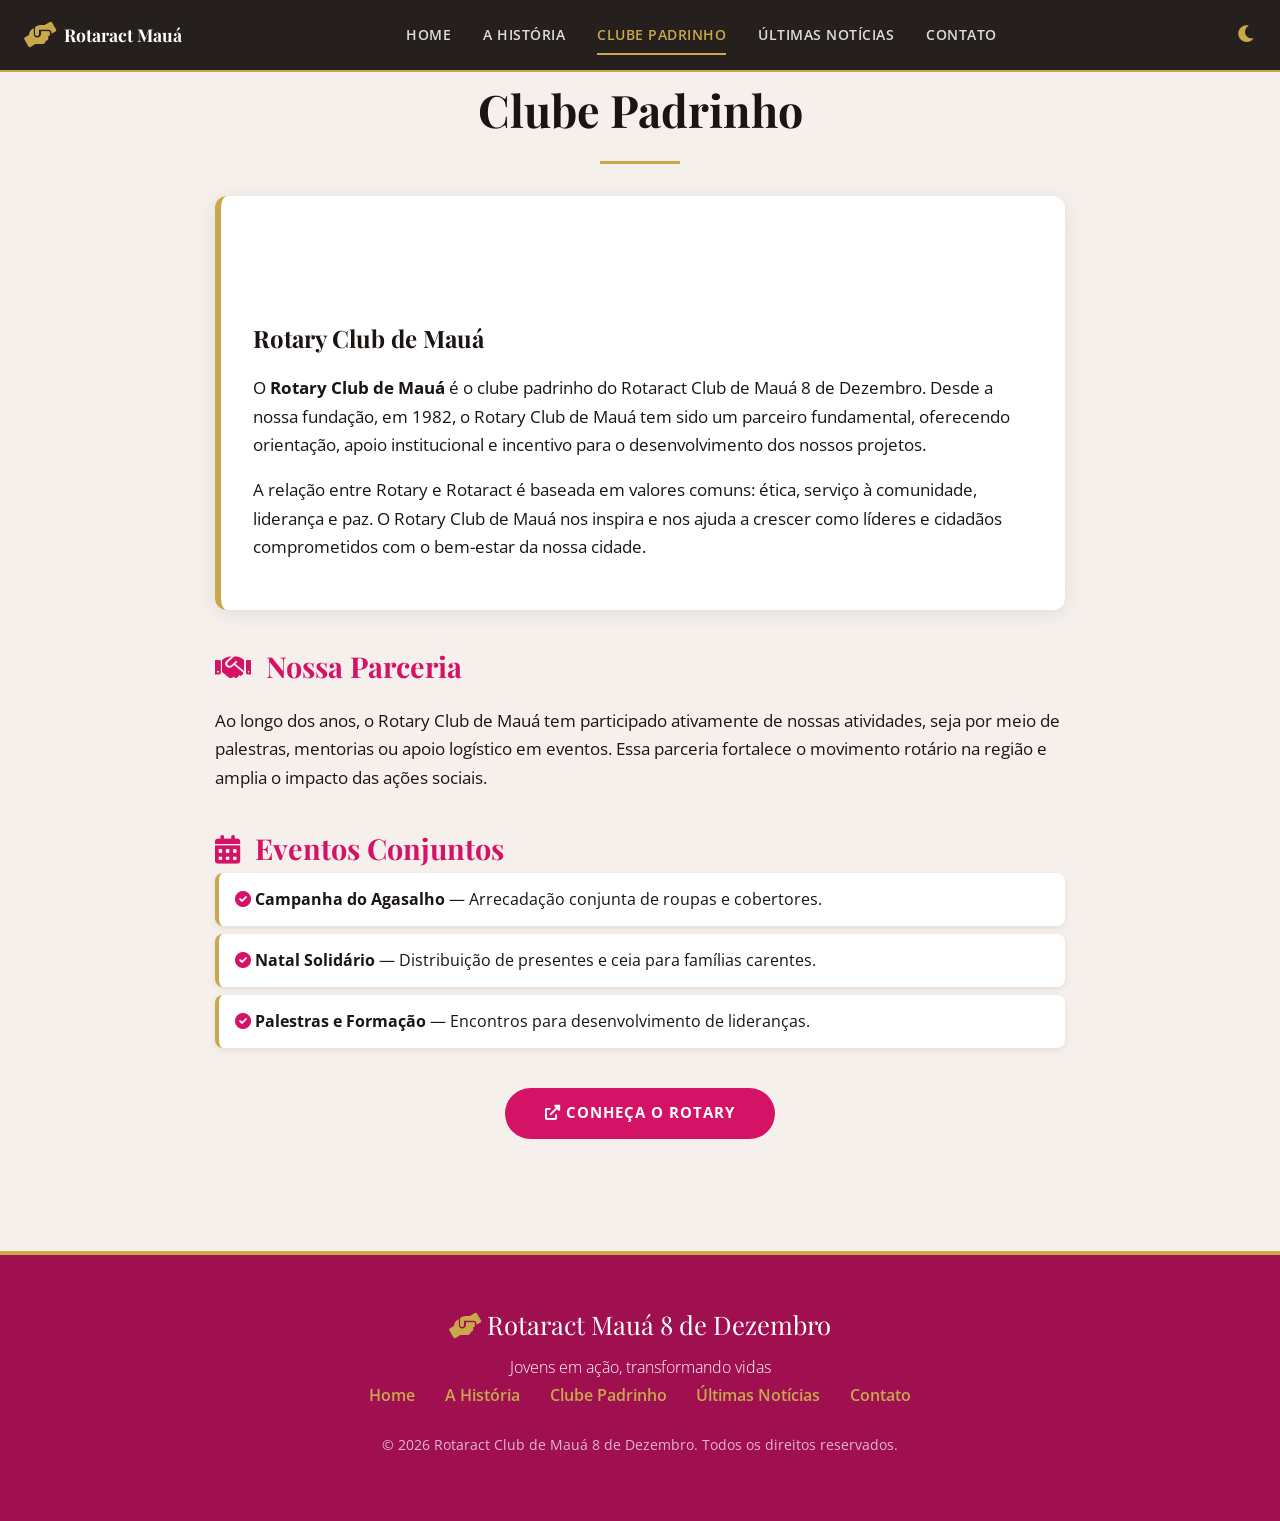
<file: padrinho.html>
<!DOCTYPE html>
<html lang="pt-BR">
<head>
  <meta charset="UTF-8" />
  <meta name="viewport" content="width=device-width, initial-scale=1.0" />
  <title>Rotaract Mauá - Clube Padrinho</title>
  <link rel="preconnect" href="https://fonts.googleapis.com" />
  <link rel="preconnect" href="https://fonts.gstatic.com" crossorigin />
  <link href="https://fonts.googleapis.com/css2?family=Playfair+Display:ital,wght@0,400;0,700;1,700&family=Open+Sans:wght@300;400;600;700&display=swap" rel="stylesheet" />
  <link rel="stylesheet" href="https://cdnjs.cloudflare.com/ajax/libs/font-awesome/6.0.0-beta3/css/all.min.css" />
  <link rel="stylesheet" href="css/style.css" />

  <style>
    .padrinho-content {
      max-width: 850px;
      margin: 0 auto;
    }

    .padrinho-content h3 {
      font-family: var(--font-title);
      font-size: 1.8rem;
      margin-top: 2rem;
      color: var(--primary);
    }

    .padrinho-content h3 i {
      margin-right: 0.5rem;
    }

    .padrinho-content p {
      margin: 1rem 0;
      font-size: 1.05rem;
    }

    .padrinho-card {
      background: #fff;
      border-radius: 12px;
      padding: 2rem;
      box-shadow: 0 4px 20px var(--shadow);
      border-left: 6px solid var(--secondary);
      margin: 2rem 0;
    }

    body.dark .padrinho-card {
      background: #2a2422;
    }

    .padrinho-card .rotary-logo {
      font-size: 3rem;
      color: var(--secondary);
      margin-bottom: 0.5rem;
    }
  </style>
</head>
<body>

  <!-- ===== HEADER ===== -->
  <header>
    <div class="logo"><i class="fas fa-hands-helping"></i> Rotaract Mauá</div>
    <button class="menu-toggle" id="menuToggle" aria-label="Menu"><i class="fas fa-bars"></i></button>
    <nav class="nav-links" id="navLinks">
      <a href="index.html">Home</a>
      <a href="historia.html">A História</a>
      <a href="padrinho.html" class="active">Clube Padrinho</a>
      <a href="noticias.html">Últimas Notícias</a>
      <a href="contato.html">Contato</a>
    </nav>
    <button class="theme-toggle" id="themeToggle" aria-label="Alternar tema"><i class="fas fa-moon"></i></button>
  </header>

  <!-- ===== CONTEÚDO ===== -->
  <section class="container fade-in">
    <h1 class="page-title">Clube Padrinho</h1>

    <div class="padrinho-content">

      <div class="padrinho-card">
        <div class="rotary-logo"><i class="fas fa-rotary"></i></div>
        <h2 style="font-family:var(--font-title);">Rotary Club de Mauá</h2>
        <p>
          O <strong>Rotary Club de Mauá</strong> é o clube padrinho do Rotaract Club de Mauá 8 de Dezembro. Desde a nossa fundação, em 1982, o Rotary Club de Mauá tem sido um parceiro fundamental, oferecendo orientação, apoio institucional e incentivo para o desenvolvimento dos nossos projetos.
        </p>
        <p>
          A relação entre Rotary e Rotaract é baseada em valores comuns: ética, serviço à comunidade, liderança e paz. O Rotary Club de Mauá nos inspira e nos ajuda a crescer como líderes e cidadãos comprometidos com o bem-estar da nossa cidade.
        </p>
      </div>

      <h3><i class="fas fa-handshake"></i> Nossa Parceria</h3>
      <p>
        Ao longo dos anos, o Rotary Club de Mauá tem participado ativamente de nossas atividades, seja por meio de palestras, mentorias ou apoio logístico em eventos. Essa parceria fortalece o movimento rotário na região e amplia o impacto das ações sociais.
      </p>

      <h3><i class="fas fa-calendar-alt"></i> Eventos Conjuntos</h3>
      <ul style="list-style:none; padding:0;">
        <li style="padding:0.8rem 1rem; background:#fff; border-radius:8px; margin-bottom:0.5rem; border-left:4px solid var(--secondary); box-shadow:0 2px 6px var(--shadow);">
          <i class="fas fa-check-circle" style="color:var(--primary);"></i> <strong>Campanha do Agasalho</strong> — Arrecadação conjunta de roupas e cobertores.
        </li>
        <li style="padding:0.8rem 1rem; background:#fff; border-radius:8px; margin-bottom:0.5rem; border-left:4px solid var(--secondary); box-shadow:0 2px 6px var(--shadow);">
          <i class="fas fa-check-circle" style="color:var(--primary);"></i> <strong>Natal Solidário</strong> — Distribuição de presentes e ceia para famílias carentes.
        </li>
        <li style="padding:0.8rem 1rem; background:#fff; border-radius:8px; margin-bottom:0.5rem; border-left:4px solid var(--secondary); box-shadow:0 2px 6px var(--shadow);">
          <i class="fas fa-check-circle" style="color:var(--primary);"></i> <strong>Palestras e Formação</strong> — Encontros para desenvolvimento de lideranças.
        </li>
      </ul>

      <div style="text-align:center; margin-top:2.5rem;">
        <a href="https://www.rotary.org" target="_blank" class="btn btn-primary">
          <i class="fas fa-external-link-alt"></i> Conheça o Rotary
        </a>
      </div>
    </div>
  </section>

  <!-- ===== FOOTER ===== -->
  <footer>
    <div class="container">
      <div class="logo-footer"><i class="fas fa-hands-helping"></i> Rotaract Mauá 8 de Dezembro</div>
      <p style="font-weight:300;">Jovens em ação, transformando vidas</p>
      <div class="footer-links">
        <a href="index.html">Home</a>
        <a href="historia.html">A História</a>
        <a href="padrinho.html">Clube Padrinho</a>
        <a href="noticias.html">Últimas Notícias</a>
        <a href="contato.html">Contato</a>
      </div>
      <p style="margin-top:1.5rem; font-size:0.9rem; opacity:0.7;">&copy; <span id="year"></span> Rotaract Club de Mauá 8 de Dezembro. Todos os direitos reservados.</p>
    </div>
  </footer>

  <button id="scrollTop" aria-label="Voltar ao topo"><i class="fas fa-arrow-up"></i></button>

  <script src="js/main.js"></script>
</body>
</html>
</file>
<file: css/style.css>
/* ========================================
   ROTARACT CLUB DE MAUÁ 8 DE DEZEMBRO
   Estilo Institucional - Versão Corrigida
   ======================================== */

/* ---------- RESET & BASE ---------- */
* {
  margin: 0;
  padding: 0;
  box-sizing: border-box;
}

:root {
  --primary: #d51366;
  --primary-dark: #a00f50;
  --secondary: #C9A84C;
  --light-bg: #F5F0EB;
  --dark-bg: #1A1412;
  --text-light: #f0ece8;
  --text-dark: #1A1412;
  --shadow: rgba(0, 0, 0, 0.08);
  --shadow-dark: rgba(0, 0, 0, 0.3);
  --font-title: 'Playfair Display', serif;
  --font-text: 'Open Sans', sans-serif;
  --card-bg: #ffffff;
  --input-bg: #ffffff;
  --border-color: #cccccc;
  --timeline-bg: #ffffff;
  --destaque-bg: #ffffff;
  --projeto-bg: #ffffff;
  --testimonial-bg: #ffffff;
}

html {
  scroll-behavior: smooth;
}

body {
  font-family: var(--font-text);
  background: var(--light-bg);
  color: var(--text-dark);
  line-height: 1.7;
  transition: background 0.4s, color 0.4s;
  padding-top: 72px;
}

/* ---------- MODO ESCURO ---------- */
body.dark {
  background: var(--dark-bg);
  color: var(--text-light);
}

body.dark .card,
body.dark .member-card,
body.dark .project-card,
body.dark .event-item,
body.dark .testimonial-item,
body.dark .timeline-item,
body.dark .destaque-box,
body.dark .projeto-item,
body.dark .padrinho-card,
body.dark .noticia-item,
body.dark .contact-info,
body.dark .contact-form input,
body.dark .contact-form textarea,
body.dark .galeria-conselhos .conselho-item,
body.dark ul li[style*="background:#fff"],
body.dark [style*="background:#fff"] {
  background: #2a2422 !important;
  color: var(--text-light) !important;
}

body.dark .contact-form input,
body.dark .contact-form textarea {
  border-color: #555;
  color: var(--text-light);
}

body.dark .contact-form input::placeholder,
body.dark .contact-form textarea::placeholder {
  color: #999;
}

body.dark .card h3,
body.dark .member-card h3,
body.dark .project-card h3,
body.dark .event-item strong,
body.dark .testimonial-item strong,
body.dark .timeline-item .desc strong,
body.dark .noticia-item .conteudo h3,
body.dark .padrinho-card h2,
body.dark .padrinho-card h3,
body.dark ul li strong,
body.dark .projeto-item h4,
body.dark .galeria-conselhos .conselho-item .nome {
  color: var(--text-light) !important;
}

body.dark .card p,
body.dark .member-card p,
body.dark .project-card p,
body.dark .event-item p,
body.dark .testimonial-item p,
body.dark .timeline-item .desc,
body.dark .noticia-item .conteudo p,
body.dark .projeto-item p,
body.dark .padrinho-card p,
body.dark ul li p,
body.dark [style*="background:#fff"] p {
  color: #d0ccc8 !important;
}

body.dark .timeline-item .ano {
  color: var(--secondary);
}

body.dark .section-gray {
  background: #1f1a18;
}

body.dark .hero-counters .label {
  color: #d0ccc8;
}

body.dark .noticia-item .tag {
  background: var(--secondary);
  color: #1A1412;
}

body.dark .info-item span {
  color: var(--text-light);
}

body.dark .social-icons a {
  color: var(--secondary);
}

body.dark .social-icons a:hover {
  color: #fff;
}

body.dark .card i,
body.dark .project-card i,
body.dark .projeto-item i,
body.dark .testimonial-item i,
body.dark [style*="background:#fff"] i,
body.dark ul li .fa-check-circle {
  color: var(--secondary) !important;
}

body.dark .project-card .status {
  background: var(--secondary);
  color: #1A1412;
}

body.dark .section-title,
body.dark .page-title {
  color: var(--text-light);
}

a {
  text-decoration: none;
  color: inherit;
}

img {
  max-width: 100%;
  display: block;
}

.container {
  max-width: 1200px;
  margin: 0 auto;
  padding: 0 1.5rem;
}

/* ---------- HEADER ---------- */
header {
  position: fixed;
  top: 0;
  left: 0;
  width: 100%;
  z-index: 1000;
  background: rgba(26, 20, 18, 0.95);
  backdrop-filter: blur(6px);
  padding: 0.4rem 1.5rem;
  display: flex;
  justify-content: space-between;
  align-items: center;
  border-bottom: 2px solid var(--secondary);
  transition: background 0.3s;
  height: 72px;
}

.logo {
  font-family: var(--font-title);
  font-size: 1.1rem;
  font-weight: 700;
  color: #fff;
  display: flex;
  align-items: center;
  gap: 0.5rem;
}

.logo i {
  color: var(--secondary);
  font-size: 1.6rem;
}

.nav-links {
  display: flex;
  gap: 2rem;
  font-weight: 600;
  font-size: 0.85rem;
  text-transform: uppercase;
  letter-spacing: 0.5px;
}

.nav-links a {
  color: #e0dcd8;
  transition: color 0.3s;
  position: relative;
  padding: 0.4rem 0;
}

.nav-links a:hover,
.nav-links a.active {
  color: var(--secondary);
}

.nav-links a.active::after {
  content: '';
  position: absolute;
  bottom: -2px;
  left: 0;
  width: 100%;
  height: 2px;
  background: var(--secondary);
}

.menu-toggle {
  display: none;
  font-size: 1.8rem;
  color: #fff;
  cursor: pointer;
  background: none;
  border: none;
}

.theme-toggle {
  background: none;
  border: none;
  color: var(--secondary);
  font-size: 1.2rem;
  cursor: pointer;
  margin-left: 1rem;
}

/* ---------- BOTÕES ---------- */
.btn {
  display: inline-block;
  background: var(--secondary);
  color: #1A1412;
  padding: 0.8rem 2.5rem;
  border-radius: 40px;
  font-weight: 700;
  transition: all 0.3s;
  border: none;
  cursor: pointer;
  font-size: 0.95rem;
  text-transform: uppercase;
  letter-spacing: 1px;
}

.btn:hover {
  background: #b8942a;
  transform: scale(1.02);
  box-shadow: 0 8px 25px rgba(201, 168, 76, 0.3);
}

.btn-outline {
  background: transparent;
  border: 2px solid var(--secondary);
  color: var(--secondary);
}

.btn-outline:hover {
  background: var(--secondary);
  color: #1A1412;
}

.btn-primary {
  background: var(--primary);
  color: #fff;
  border: none;
}

.btn-primary:hover {
  background: var(--primary-dark);
}

/* ---------- TÍTULOS ---------- */
.section-title {
  font-family: var(--font-title);
  font-size: 2.5rem;
  text-align: center;
  margin-bottom: 3rem;
  position: relative;
  color: var(--text-dark);
}

.section-title::after {
  content: '';
  display: block;
  width: 80px;
  height: 3px;
  background: var(--secondary);
  margin: 0.8rem auto 0;
}

.page-title {
  font-family: var(--font-title);
  font-size: 2.8rem;
  text-align: center;
  margin-bottom: 2rem;
  color: var(--text-dark);
}

.page-title::after {
  content: '';
  display: block;
  width: 80px;
  height: 3px;
  background: var(--secondary);
  margin: 0.8rem auto 0;
}

/* ---------- CARDS ---------- */
.card {
  background: var(--card-bg);
  padding: 2rem 1.8rem;
  border-radius: 8px;
  box-shadow: 0 4px 12px var(--shadow);
  transition: transform 0.3s, box-shadow 0.3s;
  border-top: 4px solid var(--primary);
}

.card:hover {
  transform: translateY(-4px);
  box-shadow: 0 10px 25px rgba(0, 0, 0, 0.1);
}

.card i {
  color: var(--primary);
  font-size: 2.5rem;
  margin-bottom: 1rem;
}

.card h3 {
  color: var(--text-dark);
  margin-bottom: 0.5rem;
}

.card p {
  color: var(--text-dark);
}

/* ---------- GRIDS ---------- */
.grid-2 {
  display: grid;
  grid-template-columns: repeat(2, 1fr);
  gap: 2rem;
}

.grid-3 {
  display: grid;
  grid-template-columns: repeat(3, 1fr);
  gap: 2rem;
}

.grid-4 {
  display: grid;
  grid-template-columns: repeat(4, 1fr);
  gap: 2rem;
}

/* ---------- SEÇÕES ---------- */
section {
  padding: 4rem 0;
}

.section-gray {
  background: var(--light-bg);
}

/* ---------- FOOTER ---------- */
footer {
  background: var(--primary-dark);
  color: #fff;
  padding: 3rem 0 2rem;
  text-align: center;
  border-top: 4px solid var(--secondary);
}

footer .footer-links a {
  color: var(--secondary);
  margin: 0 0.8rem;
  font-weight: 600;
}

footer .logo-footer {
  font-family: var(--font-title);
  font-size: 1.6rem;
  color: #fff;
  margin-bottom: 0.5rem;
}

footer .logo-footer i {
  color: var(--secondary);
}

/* ---------- SCROLL TOP ---------- */
#scrollTop {
  position: fixed;
  bottom: 2rem;
  right: 2rem;
  background: var(--secondary);
  color: #1A1412;
  border: none;
  border-radius: 50%;
  width: 48px;
  height: 48px;
  font-size: 1.4rem;
  cursor: pointer;
  box-shadow: 0 4px 14px rgba(0, 0, 0, 0.2);
  opacity: 0;
  transition: opacity 0.4s;
  z-index: 999;
}

#scrollTop.visible {
  opacity: 1;
}

/* ---------- RESPONSIVO ---------- */
@media (max-width: 1024px) {
  .grid-4 {
    grid-template-columns: repeat(2, 1fr);
  }
}

@media (max-width: 768px) {
  .menu-toggle {
    display: block;
  }

  .nav-links {
    position: absolute;
    top: 72px;
    left: 0;
    width: 100%;
    background: rgba(26, 20, 18, 0.98);
    flex-direction: column;
    padding: 1.5rem 0;
    gap: 1rem;
    text-align: center;
    transform: scaleY(0);
    transform-origin: top;
    transition: transform 0.3s ease;
  }

  .nav-links.open {
    transform: scaleY(1);
  }

  .grid-2,
  .grid-3 {
    grid-template-columns: 1fr;
  }

  .grid-4 {
    grid-template-columns: 1fr 1fr;
  }

  .page-title {
    font-size: 2rem;
  }

  .section-title {
    font-size: 2rem;
  }
}

@media (max-width: 480px) {
  .grid-4 {
    grid-template-columns: 1fr;
  }
}

/* ---------- ACESSIBILIDADE ---------- */
.nav-links a:focus-visible,
.btn:focus-visible,
.theme-toggle:focus-visible {
  outline: 2px solid var(--secondary);
  outline-offset: 2px;
}

/* ---------- UTILITÁRIOS ---------- */
.text-center {
  text-align: center;
}

.mt-2 {
  margin-top: 2rem;
}

.mb-2 {
  margin-bottom: 2rem;
}

.fade-in {
  opacity: 0;
  transform: translateY(30px);
  transition: opacity 0.8s ease, transform 0.8s ease;
}

.fade-in.visible {
  opacity: 1;
  transform: translateY(0);
}
/* ---------- ESPAÇAMENTO ANTES DO RODAPÉ ---------- */
/* Garante espaçamento entre o conteúdo e o footer */
section:last-of-type {
  padding-bottom: 5rem;
}

/* Ou se preferir, adicione uma classe específica */
.last-section {
  padding-bottom: 5rem;
}

/* Espaçamento extra no container antes do footer */
.container:last-of-type {
  margin-bottom: 2rem;
}
/* ========================================
   CORREÇÃO: SEÇÃO DE INFORMAÇÕES DO CONTATO
   ======================================== */

/* Garante que a seção de informações do contato fique consistente */
.contact-info {
  background: transparent;
  padding: 0;
}

/* No modo escuro, mantém o fundo transparente ou consistente */
body.dark .contact-info {
  background: transparent !important;
  color: var(--text-light) !important;
}

/* Os itens de informação devem ter fundo transparente */
body.dark .contact-info .info-item {
  background: transparent !important;
}

/* Cor dos ícones no modo escuro */
body.dark .contact-info i {
  color: var(--secondary) !important;
}

/* Cor dos textos no modo escuro */
body.dark .contact-info span {
  color: var(--text-light) !important;
}

/* Título "Informações" no modo escuro */
body.dark .contact-info h3 {
  color: var(--text-light) !important;
}

/* Título "Redes Sociais" no modo escuro */
body.dark .contact-info h4 {
  color: var(--text-light) !important;
}

/* Ícones das redes sociais no modo escuro */
body.dark .social-icons a {
  color: var(--secondary) !important;
}

body.dark .social-icons a:hover {
  color: #fff !important;
}
/* ========================================
   CORREÇÃO: DEPOIMENTOS DA HOME
   ======================================== */

/* Depoimentos da Home - modo claro */
.testimonial-card {
  background: #fff;
  padding: 1.8rem;
  border-radius: 8px;
  border-top: 4px solid var(--secondary);
  box-shadow: 0 2px 10px var(--shadow);
  transition: background 0.4s, color 0.4s;
}

.testimonial-card p {
  margin: 0.5rem 0;
  color: var(--text-dark);
}

.testimonial-card strong {
  color: var(--text-dark);
}

.testimonial-card i {
  color: var(--secondary);
  font-size: 1.8rem;
}

/* Depoimentos da Home - modo escuro */
body.dark .testimonial-card {
  background: #2a2422 !important;
  color: var(--text-light) !important;
}

body.dark .testimonial-card p {
  color: #d0ccc8 !important;
}

body.dark .testimonial-card strong {
  color: var(--text-light) !important;
}

body.dark .testimonial-card i {
  color: var(--secondary) !important;
}
/* ========================================
   CORREÇÃO: PROJETOS EM DESTAQUE DA HOME
   ======================================== */

/* Projetos em Destaque - modo claro */
.projeto-item {
  background: #fff;
  padding: 1.5rem;
  border-radius: 8px;
  text-align: center;
  box-shadow: 0 2px 10px var(--shadow);
  border-bottom: 4px solid var(--secondary);
  transition: background 0.4s, color 0.4s;
}

.projeto-item i {
  font-size: 2rem;
  color: var(--primary);
  margin-bottom: 0.5rem;
}

.projeto-item h4 {
  color: var(--text-dark);
  margin-bottom: 0.3rem;
}

.projeto-item p {
  color: var(--text-dark);
}

/* Projetos em Destaque - modo escuro */
body.dark .projeto-item {
  background: #2a2422 !important;
  color: var(--text-light) !important;
}

body.dark .projeto-item i {
  color: var(--secondary) !important;
}

body.dark .projeto-item h4 {
  color: var(--text-light) !important;
}

body.dark .projeto-item p {
  color: #d0ccc8 !important;
}
</file>
